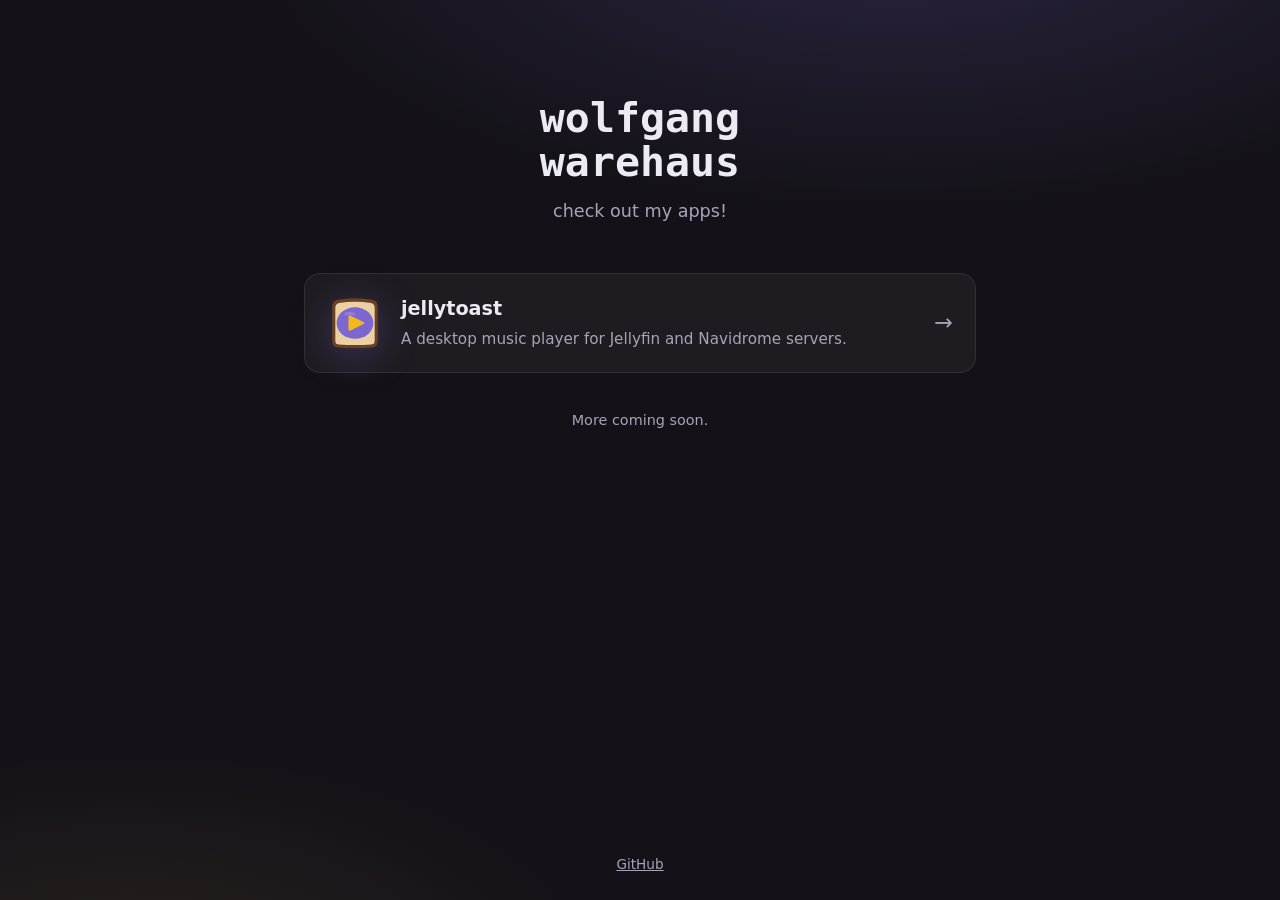
<file: index.html>
<!doctype html>
<html lang="en">
<head>
<meta charset="utf-8">
<meta name="viewport" content="width=device-width, initial-scale=1">
<title>wolfgang warehaus — check out my apps</title>
<meta name="description" content="wolfgang warehaus — small, self-hosted desktop apps. Free & open source.">
<meta property="og:title" content="wolfgang warehaus">
<meta property="og:description" content="Small, self-hosted desktop apps. Free & open source.">
<meta property="og:type" content="website">
<style>
  :root {
    --jelly: #7C66D0;
    --jelly-bright: #9D8AE8;
    --bg: #141218;
    --panel: rgba(255,255,255,0.045);
    --panel-border: rgba(255,255,255,0.09);
    --text: #ECEAF2;
    --dim: #A8A3B8;
  }
  * { margin: 0; padding: 0; box-sizing: border-box; }
  body {
    background:
      radial-gradient(1100px 500px at 70% -10%, rgba(124,102,208,0.22), transparent 60%),
      radial-gradient(800px 400px at 10% 110%, rgba(224,164,76,0.10), transparent 60%),
      var(--bg);
    color: var(--text);
    font: 16px/1.6 system-ui, -apple-system, "Segoe UI", Roboto, sans-serif;
    min-height: 100vh;
    display: flex; flex-direction: column;
  }
  .wrap { max-width: 720px; margin: 0 auto; padding: 96px 24px 48px; flex: 1; width: 100%; }
  header { text-align: center; margin-bottom: 48px; }
  h1 {
    font-family: ui-monospace, "Cascadia Code", "JetBrains Mono", "SF Mono", Menlo, Consolas, monospace;
    font-size: 2.6rem; line-height: 1.05; letter-spacing: 0; margin-bottom: 14px;
  }
  .tagline { color: var(--dim); font-size: 1.1rem; }

  .apps { display: flex; flex-direction: column; gap: 14px; }
  .app {
    display: flex; align-items: center; gap: 18px; text-decoration: none; color: inherit;
    background: var(--panel); border: 1px solid var(--panel-border);
    border-radius: 16px; padding: 20px 22px;
    transition: border-color .15s, background .15s, transform .15s;
  }
  .app:hover { border-color: var(--jelly-bright); background: rgba(124,102,208,0.12); transform: translateY(-2px); }
  .app img { width: 56px; height: 56px; flex: none; filter: drop-shadow(0 6px 18px rgba(124,102,208,0.32)); }
  .app .body { flex: 1; }
  .app h2 { font-size: 1.2rem; margin-bottom: 2px; }
  .app p { color: var(--dim); font-size: 0.95rem; }
  .app .arrow { color: var(--dim); font-size: 1.4rem; transition: transform .15s, color .15s; }
  .app:hover .arrow { color: var(--jelly-bright); transform: translateX(3px); }

  .soon { text-align: center; color: var(--dim); font-size: 0.9rem; margin-top: 36px; }

  footer { text-align: center; color: var(--dim); font-size: 0.85rem; padding: 24px; }
  footer a { color: var(--dim); }
  footer a:hover { color: var(--text); }
</style>
</head>
<body>
  <div class="wrap">
    <header>
      <h1>wolfgang<br>warehaus</h1>
      <p class="tagline">check out my apps!</p>
    </header>

    <div class="apps">
      <a class="app" href="/jellytoast/">
        <img src="jellytoast.svg" alt="jellytoast logo">
        <div class="body">
          <h2>jellytoast</h2>
          <p>A desktop music player for Jellyfin and Navidrome servers.</p>
        </div>
        <span class="arrow" aria-hidden="true">→</span>
      </a>
    </div>

    <p class="soon">More coming soon.</p>
  </div>

  <footer>
    <a href="https://github.com/wolfgangwarehaus">GitHub</a>
  </footer>
</body>
</html>
</file>
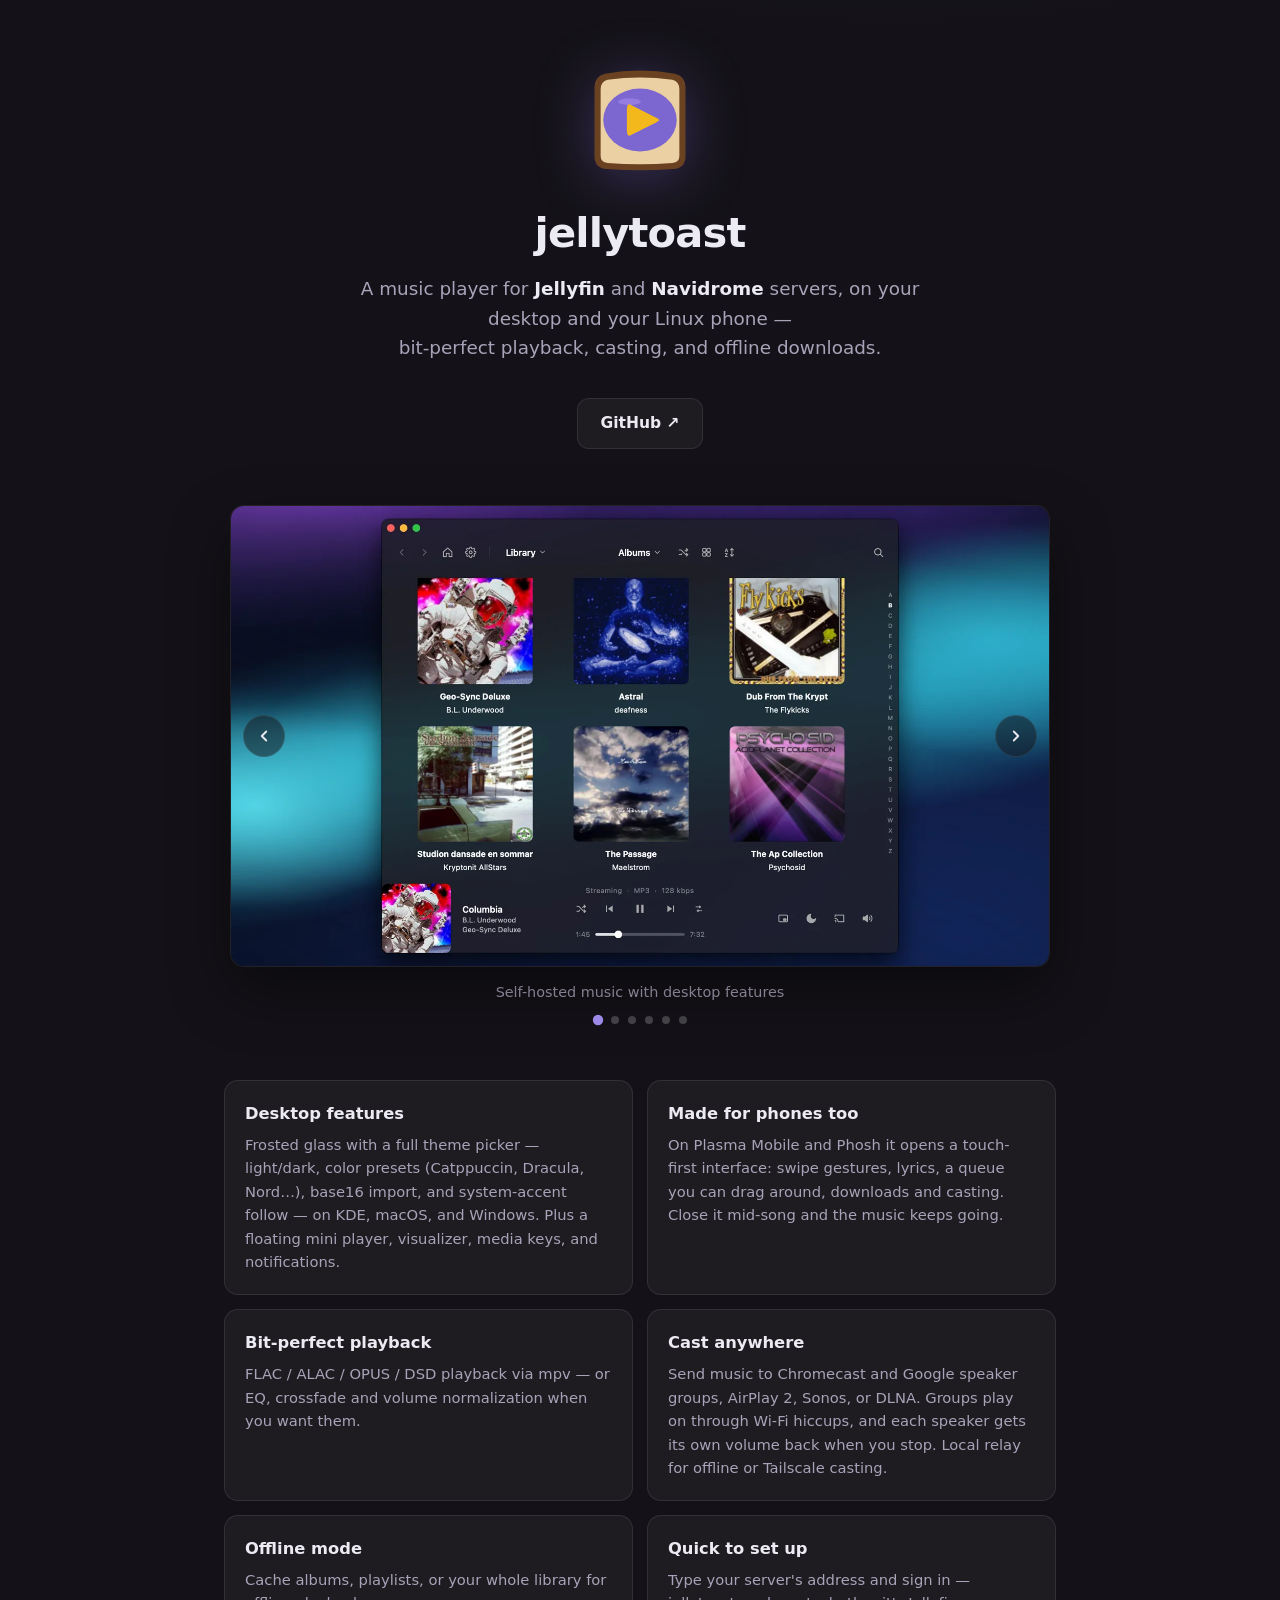
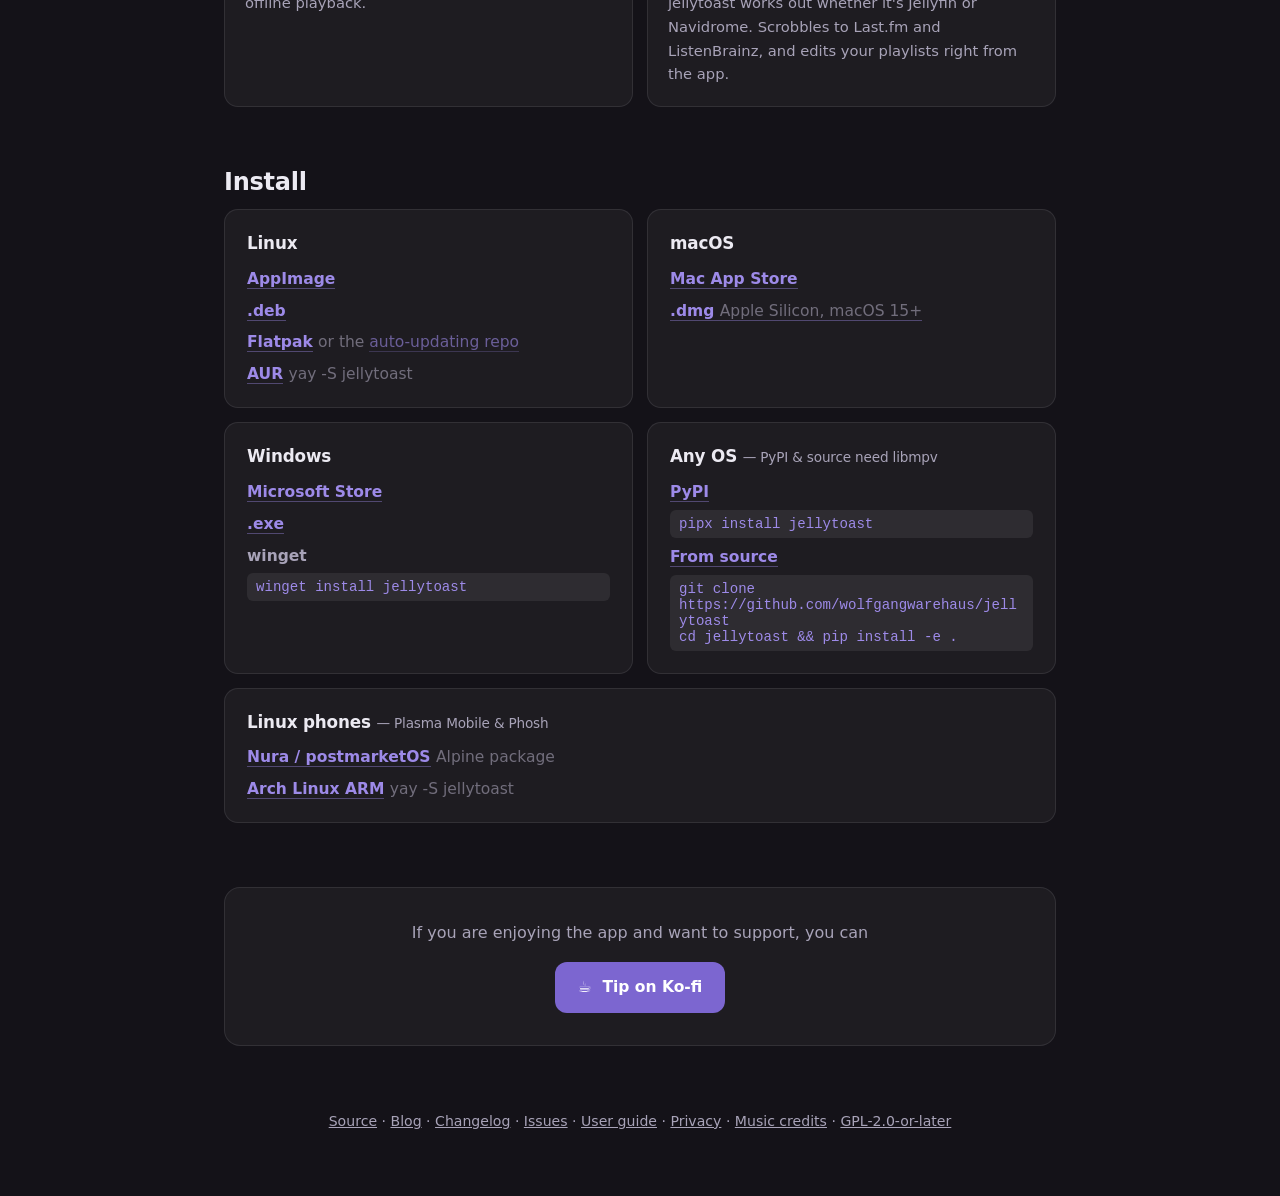
<file: jellytoast/index.html>
<!doctype html>
<html lang="en">
<head>
<meta charset="utf-8">
<meta name="viewport" content="width=device-width, initial-scale=1">
<title>jellytoast — a music player for Jellyfin and Navidrome, on desktop and Linux phones</title>
<meta name="description" content="A music player for Jellyfin and Navidrome servers on Linux, macOS, Windows and Linux phones. Bit-perfect playback, casting, offline downloads. Free &amp; open source.">
<meta property="og:title" content="jellytoast">
<meta property="og:description" content="A music player for Jellyfin and Navidrome servers. Linux, macOS, Windows and Linux phones.">
<meta property="og:type" content="website">
<meta property="og:url" content="https://wolfgangwarehaus.com/jellytoast/">
<meta property="og:image" content="https://wolfgangwarehaus.com/jellytoast/now-playing.webp">
<link rel="icon" href="jellytoast.svg" type="image/svg+xml">
<style>
  :root {
    --jelly: #7C66D0;
    --jelly-bright: #9D8AE8;
    --crust: #6B4221;
    --bread: #EAD0A3;
    --bg: #141218;
    --panel: rgba(255,255,255,0.045);
    --panel-border: rgba(255,255,255,0.09);
    --text: #ECEAF2;
    --dim: #A8A3B8;
  }
  * { margin: 0; padding: 0; box-sizing: border-box; }
  body {
    background:
      radial-gradient(1100px 500px at 70% -10%, rgba(124,102,208,0.22), transparent 60%),
      radial-gradient(800px 400px at 10% 110%, rgba(224,164,76,0.10), transparent 60%),
      var(--bg);
    color: var(--text);
    font: 16px/1.6 system-ui, -apple-system, "Segoe UI", Roboto, sans-serif;
    min-height: 100vh;
  }
  .wrap { max-width: 880px; margin: 0 auto; padding: 64px 24px; }
  header { text-align: center; margin-bottom: 56px; }
  header img { width: 112px; height: 112px; filter: drop-shadow(0 8px 28px rgba(124,102,208,0.35)); }
  h1 { font-size: 2.6rem; letter-spacing: -0.02em; margin: 16px 0 8px; }
  .tagline { color: var(--dim); font-size: 1.15rem; max-width: 600px; margin: 0 auto; }
  .tagline b { color: var(--text); font-weight: 600; }

  .dl { display: flex; flex-wrap: wrap; gap: 12px; justify-content: center; margin: 36px 0 10px; }
  .btn {
    display: inline-flex; align-items: center; gap: 8px;
    padding: 12px 22px; border-radius: 12px; text-decoration: none;
    font-weight: 600; font-size: 0.97rem;
    background: var(--panel); border: 1px solid var(--panel-border); color: var(--text);
    transition: border-color .15s, background .15s, transform .15s;
  }
  .btn:hover { border-color: var(--jelly-bright); background: rgba(124,102,208,0.14); transform: translateY(-1px); }
  .btn.primary { background: var(--jelly); border-color: transparent; color: #fff; }
  .btn.primary:hover { background: var(--jelly-bright); }

  /* Screenshot carousel */
  .carousel { margin: 48px auto 0; max-width: 820px; }
  .frame {
    position: relative; width: 100%; aspect-ratio: 16 / 9;
    border-radius: 14px; overflow: hidden; background: #0d0b11;
    border: 1px solid var(--panel-border); box-shadow: 0 24px 60px rgba(0,0,0,0.45);
  }
  .slide {
    position: absolute; inset: 0; width: 100%; height: 100%;
    object-fit: cover; display: block; opacity: 0;
    transition: opacity .5s ease; pointer-events: none;
  }
  .slide.active { opacity: 1; }
  .nav {
    position: absolute; top: 50%; transform: translateY(-50%); z-index: 2;
    width: 42px; height: 42px; border-radius: 50%; cursor: pointer;
    display: flex; align-items: center; justify-content: center;
    font-size: 1.45rem; line-height: 1; color: var(--text); user-select: none;
    background: rgba(20,18,24,0.5); border: 1px solid var(--panel-border);
    backdrop-filter: blur(8px); -webkit-backdrop-filter: blur(8px);
    transition: background .15s, border-color .15s;
  }
  .nav:hover { background: rgba(124,102,208,0.55); border-color: var(--jelly-bright); }
  .nav.prev { left: 12px; }
  .nav.next { right: 12px; }
  /* Geometric SVG chevron — centers perfectly in the circle, unlike the
     ‹ › glyphs whose ink sits off-center in most fonts. display:block drops
     the inline-SVG baseline gap so flex centering is exact. */
  .nav svg { display: block; }
  .caption { text-align: center; color: var(--dim); font-size: 0.9rem; margin-top: 14px; min-height: 1.3em; }
  .dots { display: flex; gap: 9px; justify-content: center; margin-top: 12px; }
  .dot {
    width: 8px; height: 8px; padding: 0; border: 0; border-radius: 50%; cursor: pointer;
    background: rgba(255,255,255,0.22); transition: background .15s, transform .15s;
  }
  .dot:hover { background: rgba(255,255,255,0.42); }
  .dot.active { background: var(--jelly-bright); transform: scale(1.3); }

  .grid { display: grid; grid-template-columns: 1fr 1fr; gap: 14px; margin: 56px 0; }
  .card { background: var(--panel); border: 1px solid var(--panel-border); border-radius: 14px; padding: 20px; }
  .card h3 { font-size: 1.02rem; margin-bottom: 6px; }
  .card p { color: var(--dim); font-size: 0.92rem; }

  /* Install — platform sections, each an accent-dot bullet list */
  .install h3 { font-size: 1.08rem; margin: 30px 0 10px; letter-spacing: -0.01em; }
  .install ul { list-style: none; display: flex; flex-direction: column; gap: 10px; }
  .install li { position: relative; padding-left: 18px; color: var(--dim); font-size: 0.95rem; }
  .install li::before {
    content: ""; position: absolute; left: 2px; top: 0.62em;
    width: 5px; height: 5px; border-radius: 50%; background: var(--jelly-bright);
  }
  .install li b { color: var(--text); font-weight: 600; }
  .install a { color: var(--jelly-bright); text-decoration: none;
    border-bottom: 1px solid rgba(157,138,232,0.4); }
  .install a:hover { border-bottom-color: var(--jelly-bright); }
  /* Install — platform cards, cohesive with the feature grid above */
  .install-grid { display: grid; grid-template-columns: 1fr 1fr; gap: 14px; margin: 8px 0 0; }
  .icard { background: var(--panel); border: 1px solid var(--panel-border);
    border-radius: 14px; padding: 20px 22px; }
  .icard h3 { font-size: 1.05rem; font-weight: 700; color: var(--text);
    margin: 0 0 10px; letter-spacing: -0.01em; }
  /* Every install link carries the same weight + color — no first-class /
     second-class split within a card. */
  .icard .irow { margin: 7px 0 0; font-size: 0.97rem; font-weight: 600;
    color: var(--dim); }
  .icard .irow a { color: var(--jelly-bright); text-decoration: none; }
  .icard .irow a:hover { text-decoration: underline; }
  .icard .muted { color: var(--dim); font-weight: 400; opacity: 0.6; }
  .icard .note { color: var(--dim); font-weight: 400; font-size: 0.85rem; }
  .icard code { display: block; margin: 5px 0 2px; padding: 6px 9px;
    font-weight: 400; overflow-wrap: anywhere; white-space: pre-wrap; }
  .icard.wide { grid-column: 1 / -1; }
  @media (max-width: 560px) { .install-grid { grid-template-columns: 1fr; } }
  code {
    background: rgba(255,255,255,0.07); border-radius: 6px; padding: 2px 7px;
    font: 0.88em ui-monospace, "Cascadia Code", monospace; color: var(--jelly-bright);
  }
  h2 { font-size: 1.5rem; margin: 56px 0 8px; letter-spacing: -0.01em; }

  .kofi { text-align: center; margin: 64px 0 0; padding: 32px; background: var(--panel);
          border: 1px solid var(--panel-border); border-radius: 16px; }
  .kofi p { color: var(--dim); margin-bottom: 16px; }

  footer { margin-top: 64px; text-align: center; color: var(--dim); font-size: 0.88rem; }
  footer a { color: var(--dim); }
  footer a:hover { color: var(--text); }

  @media (max-width: 560px) {
    .grid { grid-template-columns: 1fr; }
    .nav { width: 36px; height: 36px; font-size: 1.25rem; }
    /* Let the long, unbreakable apt command wrap instead of pushing the
       page wider than the phone viewport. */
    .install code { overflow-wrap: anywhere; }
  }
</style>
</head>
<body>
<div class="wrap">

  <header>
    <img src="jellytoast.svg" alt="jellytoast logo — toast with a jelly blob">
    <h1>jellytoast</h1>
    <p class="tagline">A music player for <b>Jellyfin</b> and
    <b>Navidrome</b> servers, on your desktop and your Linux phone —<br>bit-perfect
    playback, casting, and offline downloads.</p>

    <div class="dl">
      <a class="btn" href="https://github.com/wolfgangwarehaus/jellytoast">GitHub&nbsp;↗</a>
    </div>
  </header>

  <div class="carousel" id="shots" aria-roledescription="carousel" aria-label="jellytoast screenshots">
    <div class="frame">
      <img class="slide active" src="library.webp"         width="1600" height="1000" alt="Music library — album grid over frosted glass with an A–Z jump rail">
      <img class="slide"         src="now-playing.webp"     width="1600" height="1000" alt="Now Playing view — album art, track list and live visualizer">
      <img class="slide"         src="theme-picker.webp"    width="1600" height="1000" alt="Theme picker — built-in color families with live palette previews">
      <img class="slide"         src="smart-playlists.webp" width="1600" height="1000" alt="Smart playlist editor — rules with a live match preview">
      <img class="slide"         src="cast.webp"            width="1600" height="1000" alt="Cast menu — Chromecast, AirPlay, DLNA and Sonos receivers">
      <img class="slide"         src="mini-expanded.webp"   width="1600" height="1000" alt="Floating mini player — album-art view">
      <button class="nav prev" type="button" aria-label="Previous screenshot"><svg viewBox="0 0 24 24" width="18" height="18" fill="none" stroke="currentColor" stroke-width="2.4" stroke-linecap="round" stroke-linejoin="round" aria-hidden="true"><polyline points="15 18 9 12 15 6"/></svg></button>
      <button class="nav next" type="button" aria-label="Next screenshot"><svg viewBox="0 0 24 24" width="18" height="18" fill="none" stroke="currentColor" stroke-width="2.4" stroke-linecap="round" stroke-linejoin="round" aria-hidden="true"><polyline points="9 18 15 12 9 6"/></svg></button>
    </div>
    <p class="caption" id="cap">Self-hosted music with desktop features</p>
    <div class="dots" id="dots" role="tablist" aria-label="Choose screenshot"></div>
  </div>

  <div class="grid">
    <div class="card"><h3>Desktop features</h3>
      <p>Frosted glass with a full theme picker &mdash; light/dark, color presets (Catppuccin, Dracula, Nord&hellip;), base16 import, and system-accent follow &mdash; on KDE, macOS, and Windows. Plus a floating mini player, visualizer, media keys, and notifications.</p></div>
    <div class="card"><h3>Made for phones too</h3>
      <p>On Plasma Mobile and Phosh it opens a touch-first interface: swipe gestures, lyrics, a queue you can drag around, downloads and casting. Close it mid-song and the music keeps going.</p></div>
    <div class="card"><h3>Bit-perfect playback</h3>
      <p>FLAC / ALAC / OPUS / DSD playback via mpv &mdash; or EQ, crossfade and volume normalization when you want them.</p></div>
    <div class="card"><h3>Cast anywhere</h3>
      <p>Send music to Chromecast and Google speaker groups, AirPlay&nbsp;2, Sonos, or DLNA. Groups play on through Wi-Fi hiccups, and each speaker gets its own volume back when you stop. Local relay for offline or Tailscale casting.</p></div>
    <div class="card"><h3>Offline mode</h3>
      <p>Cache albums, playlists, or your whole library for offline playback.</p></div>
    <div class="card"><h3>Quick to set up</h3>
      <p>Type your server's address and sign in &mdash; jellytoast works out whether it's Jellyfin or Navidrome. Scrobbles to Last.fm and ListenBrainz, and edits your playlists right from the app.</p></div>
  </div>

  <h2>Install</h2>
  <div class="install">
    <div class="install-grid">
      <div class="icard">
        <h3>Linux</h3>
        <p class="irow"><a id="dl-appimage" href="https://github.com/wolfgangwarehaus/jellytoast/releases/latest">AppImage</a></p>
        <p class="irow"><a id="dl-deb2" href="https://github.com/wolfgangwarehaus/jellytoast/releases/latest">.deb</a></p>
        <p class="irow"><a id="dl-flatpak" href="https://github.com/wolfgangwarehaus/jellytoast/releases/latest">Flatpak</a> <span class="muted">or the <a href="/flatpak/">auto-updating repo</a></span></p>
        <p class="irow"><a href="https://aur.archlinux.org/packages/jellytoast">AUR</a> <span class="muted">yay -S jellytoast</span></p>
      </div>
      <div class="icard">
        <h3>macOS</h3>
        <p class="irow"><a href="https://apps.apple.com/app/id6784370624">Mac App Store</a></p>
        <p class="irow"><a id="dl-dmg" href="https://github.com/wolfgangwarehaus/jellytoast/releases/latest">.dmg <span class="muted">Apple Silicon, macOS 15+</span></a></p>
      </div>
      <div class="icard">
        <h3>Windows</h3>
        <p class="irow"><a href="https://apps.microsoft.com/detail/9PNLTPXGHN79">Microsoft Store</a></p>
        <p class="irow"><a id="dl-win2" href="https://github.com/wolfgangwarehaus/jellytoast/releases/latest">.exe</a></p>
        <p class="irow">winget</p>
        <code>winget install jellytoast</code>
      </div>
      <div class="icard">
        <h3>Any OS <span class="note">— PyPI &amp; source need libmpv</span></h3>
        <p class="irow"><a href="https://pypi.org/project/jellytoast/">PyPI</a></p>
        <code>pipx install jellytoast</code>
        <p class="irow"><a href="https://github.com/wolfgangwarehaus/jellytoast">From source</a></p>
        <code>git clone https://github.com/wolfgangwarehaus/jellytoast
cd jellytoast &amp;&amp; pip install -e .</code>
      </div>
      <div class="icard wide">
        <h3>Linux phones <span class="note">— Plasma Mobile &amp; Phosh</span></h3>
        <p class="irow"><a href="https://github.com/wolfgangwarehaus/jellytoast/blob/main/docs/linux-phones.md#nura-formerly-postmarketos-and-alpine">Nura / postmarketOS</a> <span class="muted">Alpine package</span></p>
        <p class="irow"><a href="https://github.com/wolfgangwarehaus/jellytoast/blob/main/docs/linux-phones.md#arch-linux-arm">Arch Linux ARM</a> <span class="muted">yay -S jellytoast</span></p>
      </div>
    </div>
  </div>

  <div class="kofi">
    <p>If you are enjoying the app and want to support, you can</p>
    <a class="btn primary" href="https://ko-fi.com/wolfgangwarehaus">☕&nbsp; Tip on Ko-fi</a>
  </div>

  <footer>
    <a href="https://github.com/wolfgangwarehaus/jellytoast">Source</a> ·
    <a href="blog/">Blog</a> ·
    <a href="https://github.com/wolfgangwarehaus/jellytoast/blob/main/CHANGELOG.md">Changelog</a> ·
    <a href="https://github.com/wolfgangwarehaus/jellytoast/issues">Issues</a> ·
    <a href="https://github.com/wolfgangwarehaus/jellytoast/blob/main/docs/user_guide.md">User guide</a> ·
    <a href="privacy.html">Privacy</a> ·
    <a href="credits.html">Music credits</a> ·
    <a href="https://github.com/wolfgangwarehaus/jellytoast/blob/main/LICENSE">GPL-2.0-or-later</a>
  </footer>
</div>

<script>
  // Screenshot carousel: crossfade slides, prev/next + dots, autoplay
  // (paused on hover). Degrades to the first slide if JS is disabled.
  (function () {
    const root = document.getElementById("shots");
    if (!root) return;
    const slides = Array.prototype.slice.call(root.querySelectorAll(".slide"));
    const dotsBox = document.getElementById("dots");
    const cap = document.getElementById("cap");
    const captions = [
      "Self-hosted music with desktop features",
      "Now playing — live visualizer",
      "Themes — Catppuccin to Tokyo Night, or bring your own",
      "Smart playlists with live preview",
      "Cast to Chromecast, AirPlay 2, DLNA & Sonos",
      "Mini player — album-art view",
    ];
    let i = 0, timer;
    const dots = slides.map(function (_, n) {
      const b = document.createElement("button");
      b.className = "dot" + (n === 0 ? " active" : "");
      b.type = "button";
      b.setAttribute("aria-label", "Screenshot " + (n + 1));
      b.addEventListener("click", function () { show(n); restart(); });
      dotsBox.appendChild(b);
      return b;
    });
    function show(n) {
      i = (n + slides.length) % slides.length;
      slides.forEach(function (s, k) { s.classList.toggle("active", k === i); });
      dots.forEach(function (d, k) { d.classList.toggle("active", k === i); });
      cap.textContent = captions[i] || "";
    }
    function restart() { clearInterval(timer); timer = setInterval(function () { show(i + 1); }, 5000); }
    root.querySelector(".next").addEventListener("click", function () { show(i + 1); restart(); });
    root.querySelector(".prev").addEventListener("click", function () { show(i - 1); restart(); });
    root.addEventListener("mouseenter", function () { clearInterval(timer); });
    root.addEventListener("mouseleave", restart);
    restart();
  })();

  // Progressive enhancement: point the buttons at the exact latest
  // assets. Falls back to the releases page if the API is unreachable.
  fetch("https://api.github.com/repos/wolfgangwarehaus/jellytoast/releases/latest")
    .then(r => r.ok ? r.json() : null)
    .then(rel => {
      if (!rel || !rel.assets) return;
      const find = re => rel.assets.find(a => re.test(a.name));
      const wire = (ids, re) => {
        const a = find(re);
        if (a) ids.forEach(id => document.getElementById(id).href = a.browser_download_url);
      };
      wire(["dl-win2"], /-windows-setup\.exe$|windows-x64-setup\.exe$/);
      wire(["dl-deb2"], /_amd64\.deb$/);
      wire(["dl-appimage"], /\.AppImage$/);
      wire(["dl-flatpak"], /\.flatpak$/);
      wire(["dl-dmg"], /-macos-universal\.dmg$|-macos-arm64\.dmg$/);
    })
    .catch(() => {});
</script>
</body>
</html>
</file>
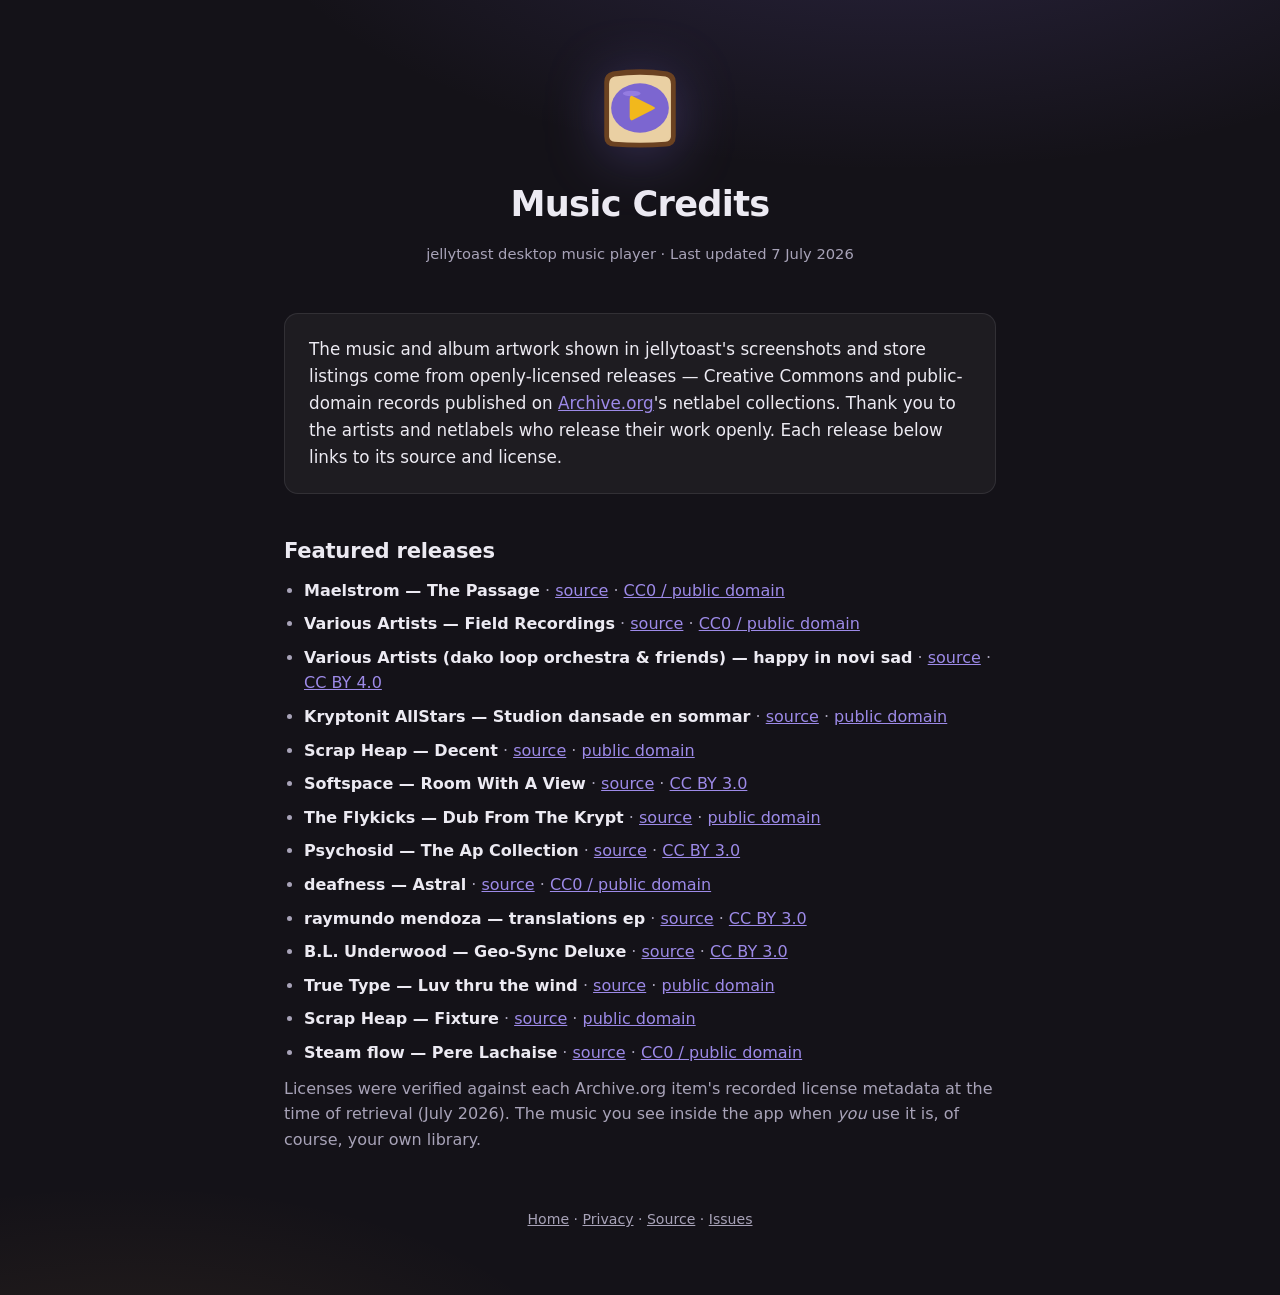
<file: jellytoast/credits.html>
<!doctype html>
<html lang="en">
<head>
<meta charset="utf-8">
<meta name="viewport" content="width=device-width, initial-scale=1">
<title>jellytoast — Music Credits</title>
<meta name="description" content="Credits for the openly-licensed music featured in jellytoast's screenshots and marketing material.">
<meta name="robots" content="index, follow">
<meta property="og:title" content="jellytoast — Music Credits">
<meta property="og:description" content="The openly-licensed (Creative Commons / public domain) music featured in jellytoast's screenshots.">
<meta property="og:type" content="website">
<meta property="og:url" content="https://wolfgangwarehaus.com/jellytoast/credits.html">
<link rel="icon" href="jellytoast.svg" type="image/svg+xml">
<link rel="canonical" href="https://wolfgangwarehaus.com/jellytoast/credits.html">
<style>
  :root {
    --jelly: #7C66D0;
    --jelly-bright: #9D8AE8;
    --crust: #6B4221;
    --bread: #EAD0A3;
    --bg: #141218;
    --panel: rgba(255,255,255,0.045);
    --panel-border: rgba(255,255,255,0.09);
    --text: #ECEAF2;
    --dim: #A8A3B8;
  }
  * { margin: 0; padding: 0; box-sizing: border-box; }
  body {
    background:
      radial-gradient(1100px 500px at 70% -10%, rgba(124,102,208,0.22), transparent 60%),
      radial-gradient(800px 400px at 10% 110%, rgba(224,164,76,0.10), transparent 60%),
      var(--bg);
    color: var(--text);
    font: 16px/1.6 system-ui, -apple-system, "Segoe UI", Roboto, sans-serif;
    min-height: 100vh;
  }
  .wrap { max-width: 760px; margin: 0 auto; padding: 64px 24px; }
  header { text-align: center; margin-bottom: 48px; }
  header a { display: inline-block; text-decoration: none; }
  header img { width: 88px; height: 88px; filter: drop-shadow(0 8px 28px rgba(124,102,208,0.35)); }
  h1 { font-size: 2.2rem; letter-spacing: -0.02em; margin: 16px 0 6px; }
  .updated { color: var(--dim); font-size: 0.92rem; }

  .lead {
    background: var(--panel); border: 1px solid var(--panel-border);
    border-radius: 14px; padding: 22px 24px; margin-bottom: 36px;
    color: var(--text); font-size: 1.05rem;
  }

  h2 { font-size: 1.32rem; margin: 40px 0 10px; letter-spacing: -0.01em; }
  p { color: var(--dim); margin: 10px 0; }
  ul { color: var(--dim); margin: 10px 0 10px 1.25rem; }
  li { margin: 8px 0; }
  a { color: var(--jelly-bright); }
  a:hover { color: var(--text); }
  strong { color: var(--text); font-weight: 600; }
  code {
    background: rgba(255,255,255,0.07); border-radius: 6px; padding: 2px 7px;
    font: 0.88em ui-monospace, "Cascadia Code", monospace; color: var(--jelly-bright);
    overflow-wrap: anywhere;
  }

  footer { margin-top: 56px; text-align: center; color: var(--dim); font-size: 0.88rem; }
  footer a { color: var(--dim); }
  footer a:hover { color: var(--text); }
</style>
</head>
<body>
<div class="wrap">

  <header>
    <a href="./" aria-label="Back to the jellytoast home page">
      <img src="jellytoast.svg" alt="jellytoast logo — toast with a jelly blob">
    </a>
    <h1>Music Credits</h1>
    <p class="updated">jellytoast desktop music player · Last updated 7 July 2026</p>
  </header>

  <p class="lead">
    The music and album artwork shown in jellytoast's screenshots and store
    listings come from openly-licensed releases — Creative Commons and
    public-domain records published on <a href="https://archive.org">Archive.org</a>'s
    netlabel collections. Thank you to the artists and netlabels who release
    their work openly. Each release below links to its source and license.
  </p>

  <h2>Featured releases</h2>
  <ul>
    <li><strong>Maelstrom — The Passage</strong> · <a href="https://archive.org/details/gt536Maelstrom-ThePassage">source</a> · <a href="http://creativecommons.org/publicdomain/zero/1.0/">CC0 / public domain</a></li>
    <li><strong>Various Artists — Field Recordings</strong> · <a href="https://archive.org/details/gt450FieldExperience">source</a> · <a href="http://creativecommons.org/publicdomain/zero/1.0/">CC0 / public domain</a></li>
    <li><strong>Various Artists (dako loop orchestra & friends) — happy in novi sad</strong> · <a href="https://archive.org/details/unfound88">source</a> · <a href="http://creativecommons.org/licenses/by/4.0/">CC BY 4.0</a></li>
    <li><strong>Kryptonit AllStars — Studion dansade en sommar</strong> · <a href="https://archive.org/details/krypto001">source</a> · <a href="http://creativecommons.org/licenses/publicdomain/">public domain</a></li>
    <li><strong>Scrap Heap — Decent</strong> · <a href="https://archive.org/details/decent">source</a> · <a href="http://creativecommons.org/licenses/publicdomain/">public domain</a></li>
    <li><strong>Softspace — Room With A View</strong> · <a href="https://archive.org/details/mt012">source</a> · <a href="http://creativecommons.org/licenses/by/3.0/">CC BY 3.0</a></li>
    <li><strong>The Flykicks — Dub From The Krypt</strong> · <a href="https://archive.org/details/krypto005">source</a> · <a href="http://creativecommons.org/licenses/publicdomain/">public domain</a></li>
    <li><strong>Psychosid — The Ap Collection</strong> · <a href="https://archive.org/details/PS-ACIDplanetCollection">source</a> · <a href="http://creativecommons.org/licenses/by/3.0/">CC BY 3.0</a></li>
    <li><strong>deafness — Astral</strong> · <a href="https://archive.org/details/gt465Deafness-Astral">source</a> · <a href="http://creativecommons.org/publicdomain/zero/1.0/">CC0 / public domain</a></li>
    <li><strong>raymundo mendoza — translations ep</strong> · <a href="https://archive.org/details/unfound53">source</a> · <a href="http://creativecommons.org/licenses/by/3.0/">CC BY 3.0</a></li>
    <li><strong>B.L. Underwood — Geo-Sync Deluxe</strong> · <a href="https://archive.org/details/BLUnderwood_Geo_Sync_Deluxe">source</a> · <a href="http://creativecommons.org/licenses/by/3.0/">CC BY 3.0</a></li>
    <li><strong>True Type — Luv thru the wind</strong> · <a href="https://archive.org/details/20k135">source</a> · <a href="http://creativecommons.org/licenses/publicdomain/">public domain</a></li>
    <li><strong>Scrap Heap — Fixture</strong> · <a href="https://archive.org/details/fixture">source</a> · <a href="http://creativecommons.org/licenses/publicdomain/">public domain</a></li>
    <li><strong>Steam flow — Pere Lachaise</strong> · <a href="https://archive.org/details/gt468SteamFlow-PereLachaise">source</a> · <a href="http://creativecommons.org/publicdomain/zero/1.0/">CC0 / public domain</a></li>
  </ul>

  <p>
    Licenses were verified against each Archive.org item's recorded license
    metadata at the time of retrieval (July 2026). The music you see inside
    the app when <em>you</em> use it is, of course, your own library.
  </p>

  <footer>
    <a href="./">Home</a> ·
    <a href="privacy.html">Privacy</a> ·
    <a href="https://github.com/wolfgangwarehaus/jellytoast">Source</a> ·
    <a href="https://github.com/wolfgangwarehaus/jellytoast/issues">Issues</a>
  </footer>
</div>
</body>
</html>
</file>
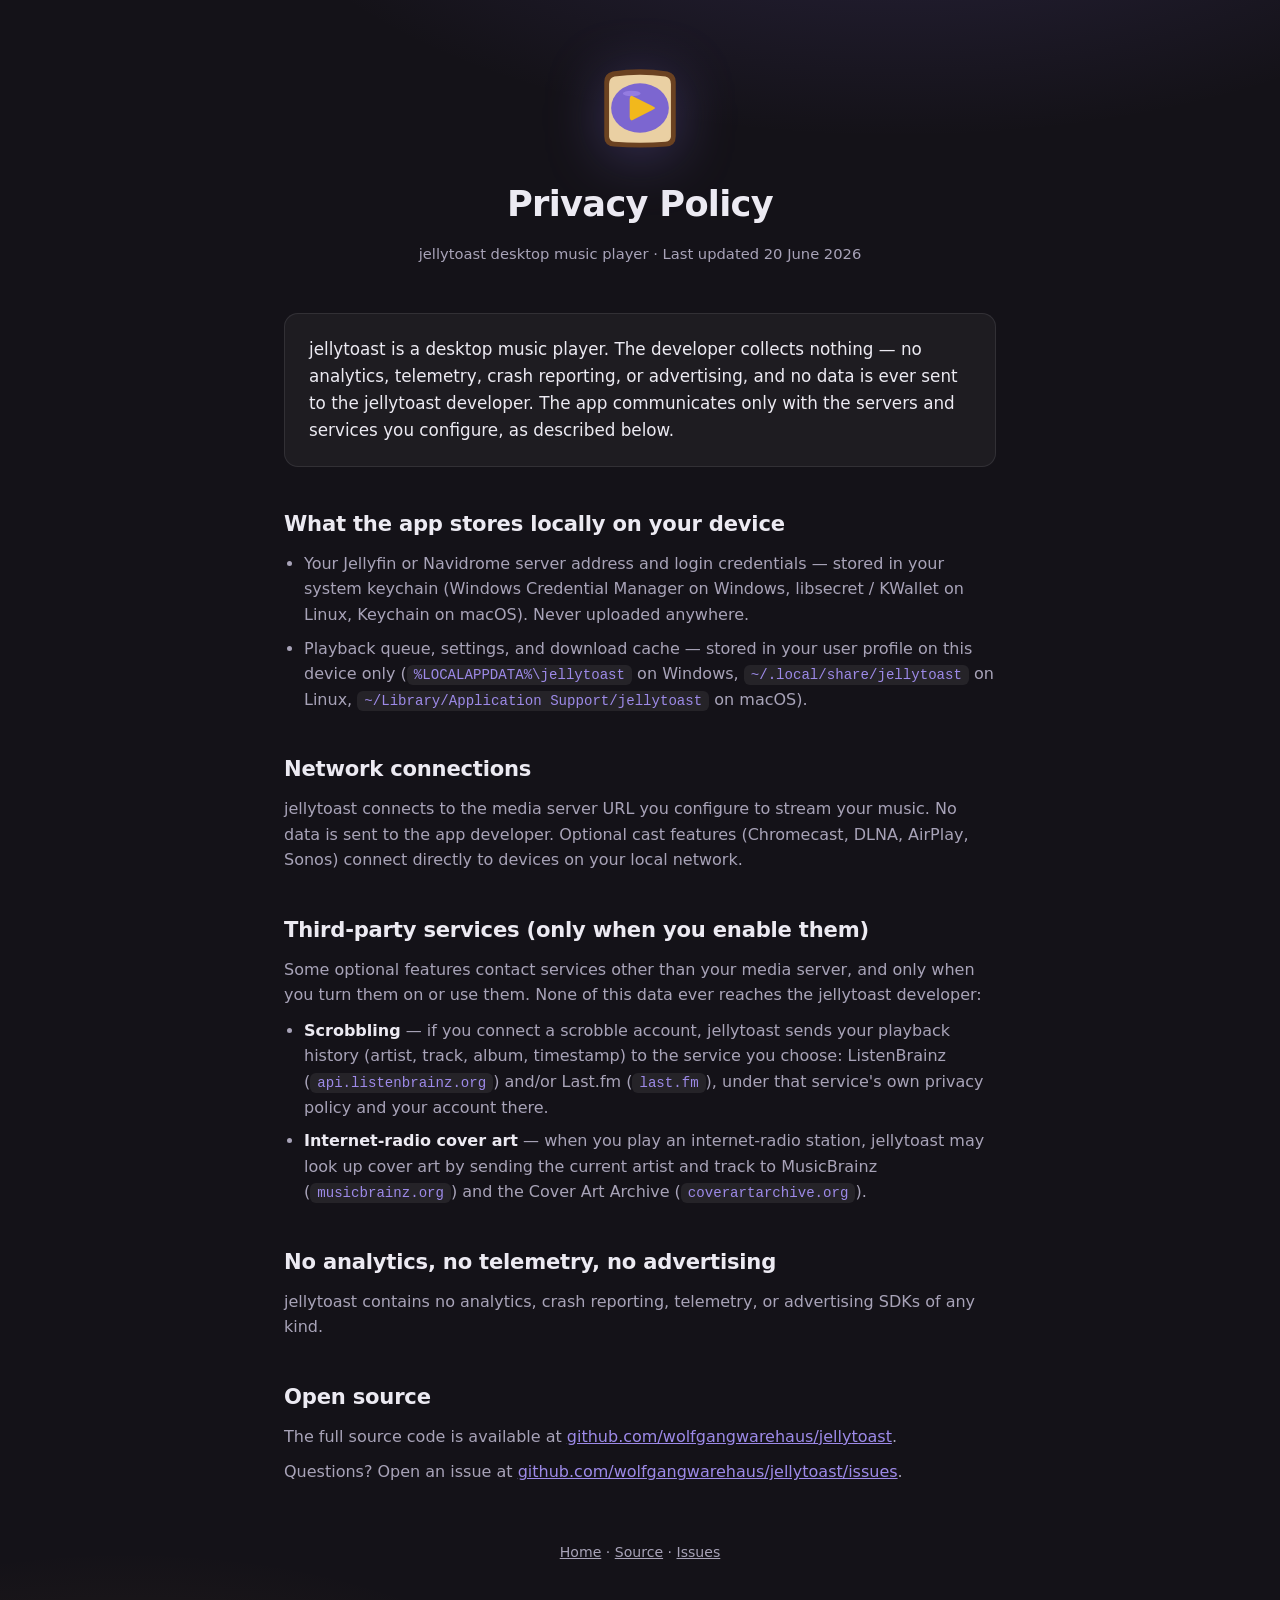
<file: jellytoast/privacy.html>
<!doctype html>
<html lang="en">
<head>
<meta charset="utf-8">
<meta name="viewport" content="width=device-width, initial-scale=1">
<title>jellytoast — Privacy Policy</title>
<meta name="description" content="Privacy policy for jellytoast, a desktop music player for Jellyfin and Navidrome servers. No developer analytics or telemetry; optional scrobbling sends play history to the service you connect.">
<meta name="robots" content="index, follow">
<meta property="og:title" content="jellytoast — Privacy Policy">
<meta property="og:description" content="The jellytoast developer collects nothing — no analytics or telemetry. Optional features you enable (scrobbling, radio cover art) contact services you choose.">
<meta property="og:type" content="website">
<meta property="og:url" content="https://wolfgangwarehaus.com/jellytoast/privacy.html">
<link rel="icon" href="jellytoast.svg" type="image/svg+xml">
<link rel="canonical" href="https://wolfgangwarehaus.com/jellytoast/privacy.html">
<style>
  :root {
    --jelly: #7C66D0;
    --jelly-bright: #9D8AE8;
    --crust: #6B4221;
    --bread: #EAD0A3;
    --bg: #141218;
    --panel: rgba(255,255,255,0.045);
    --panel-border: rgba(255,255,255,0.09);
    --text: #ECEAF2;
    --dim: #A8A3B8;
  }
  * { margin: 0; padding: 0; box-sizing: border-box; }
  body {
    background:
      radial-gradient(1100px 500px at 70% -10%, rgba(124,102,208,0.22), transparent 60%),
      radial-gradient(800px 400px at 10% 110%, rgba(224,164,76,0.10), transparent 60%),
      var(--bg);
    color: var(--text);
    font: 16px/1.6 system-ui, -apple-system, "Segoe UI", Roboto, sans-serif;
    min-height: 100vh;
  }
  .wrap { max-width: 760px; margin: 0 auto; padding: 64px 24px; }
  header { text-align: center; margin-bottom: 48px; }
  header a { display: inline-block; text-decoration: none; }
  header img { width: 88px; height: 88px; filter: drop-shadow(0 8px 28px rgba(124,102,208,0.35)); }
  h1 { font-size: 2.2rem; letter-spacing: -0.02em; margin: 16px 0 6px; }
  .updated { color: var(--dim); font-size: 0.92rem; }

  .lead {
    background: var(--panel); border: 1px solid var(--panel-border);
    border-radius: 14px; padding: 22px 24px; margin-bottom: 36px;
    color: var(--text); font-size: 1.05rem;
  }

  h2 { font-size: 1.32rem; margin: 40px 0 10px; letter-spacing: -0.01em; }
  p { color: var(--dim); margin: 10px 0; }
  ul { color: var(--dim); margin: 10px 0 10px 1.25rem; }
  li { margin: 8px 0; }
  a { color: var(--jelly-bright); }
  a:hover { color: var(--text); }
  strong { color: var(--text); font-weight: 600; }
  code {
    background: rgba(255,255,255,0.07); border-radius: 6px; padding: 2px 7px;
    font: 0.88em ui-monospace, "Cascadia Code", monospace; color: var(--jelly-bright);
    overflow-wrap: anywhere;
  }

  footer { margin-top: 56px; text-align: center; color: var(--dim); font-size: 0.88rem; }
  footer a { color: var(--dim); }
  footer a:hover { color: var(--text); }
</style>
</head>
<body>
<div class="wrap">

  <header>
    <a href="./" aria-label="Back to the jellytoast home page">
      <img src="jellytoast.svg" alt="jellytoast logo — toast with a jelly blob">
    </a>
    <h1>Privacy Policy</h1>
    <p class="updated">jellytoast desktop music player · Last updated 20 June 2026</p>
  </header>

  <p class="lead">
    jellytoast is a desktop music player. The developer collects nothing — no
    analytics, telemetry, crash reporting, or advertising, and no data is ever
    sent to the jellytoast developer. The app communicates only with the servers
    and services you configure, as described below.
  </p>

  <h2>What the app stores locally on your device</h2>
  <ul>
    <li>Your Jellyfin or Navidrome server address and login credentials — stored
      in your system keychain (Windows Credential Manager on Windows,
      libsecret / KWallet on Linux, Keychain on macOS). Never uploaded anywhere.</li>
    <li>Playback queue, settings, and download cache — stored in your user
      profile on this device only (<code>%LOCALAPPDATA%\jellytoast</code> on
      Windows, <code>~/.local/share/jellytoast</code> on Linux,
      <code>~/Library/Application Support/jellytoast</code> on macOS).</li>
  </ul>

  <h2>Network connections</h2>
  <p>
    jellytoast connects to the media server URL you configure to stream your
    music. No data is sent to the app developer. Optional cast features
    (Chromecast, DLNA, AirPlay, Sonos) connect directly to devices on
    your local network.
  </p>

  <h2>Third-party services (only when you enable them)</h2>
  <p>
    Some optional features contact services other than your media server, and
    only when you turn them on or use them. None of this data ever reaches the
    jellytoast developer:
  </p>
  <ul>
    <li><strong>Scrobbling</strong> — if you connect a scrobble account,
      jellytoast sends your playback history (artist, track, album, timestamp)
      to the service you choose: ListenBrainz (<code>api.listenbrainz.org</code>)
      and/or Last.fm (<code>last.fm</code>), under that service's own privacy
      policy and your account there.</li>
    <li><strong>Internet-radio cover art</strong> — when you play an
      internet-radio station, jellytoast may look up cover art by sending the
      current artist and track to MusicBrainz (<code>musicbrainz.org</code>) and
      the Cover Art Archive (<code>coverartarchive.org</code>).</li>
  </ul>

  <h2>No analytics, no telemetry, no advertising</h2>
  <p>
    jellytoast contains no analytics, crash reporting, telemetry, or advertising
    SDKs of any kind.
  </p>

  <h2>Open source</h2>
  <p>
    The full source code is available at
    <a href="https://github.com/wolfgangwarehaus/jellytoast">github.com/wolfgangwarehaus/jellytoast</a>.
  </p>
  <p>
    Questions? Open an issue at
    <a href="https://github.com/wolfgangwarehaus/jellytoast/issues">github.com/wolfgangwarehaus/jellytoast/issues</a>.
  </p>

  <footer>
    <a href="./">Home</a> ·
    <a href="https://github.com/wolfgangwarehaus/jellytoast">Source</a> ·
    <a href="https://github.com/wolfgangwarehaus/jellytoast/issues">Issues</a>
  </footer>
</div>
</body>
</html>
</file>
